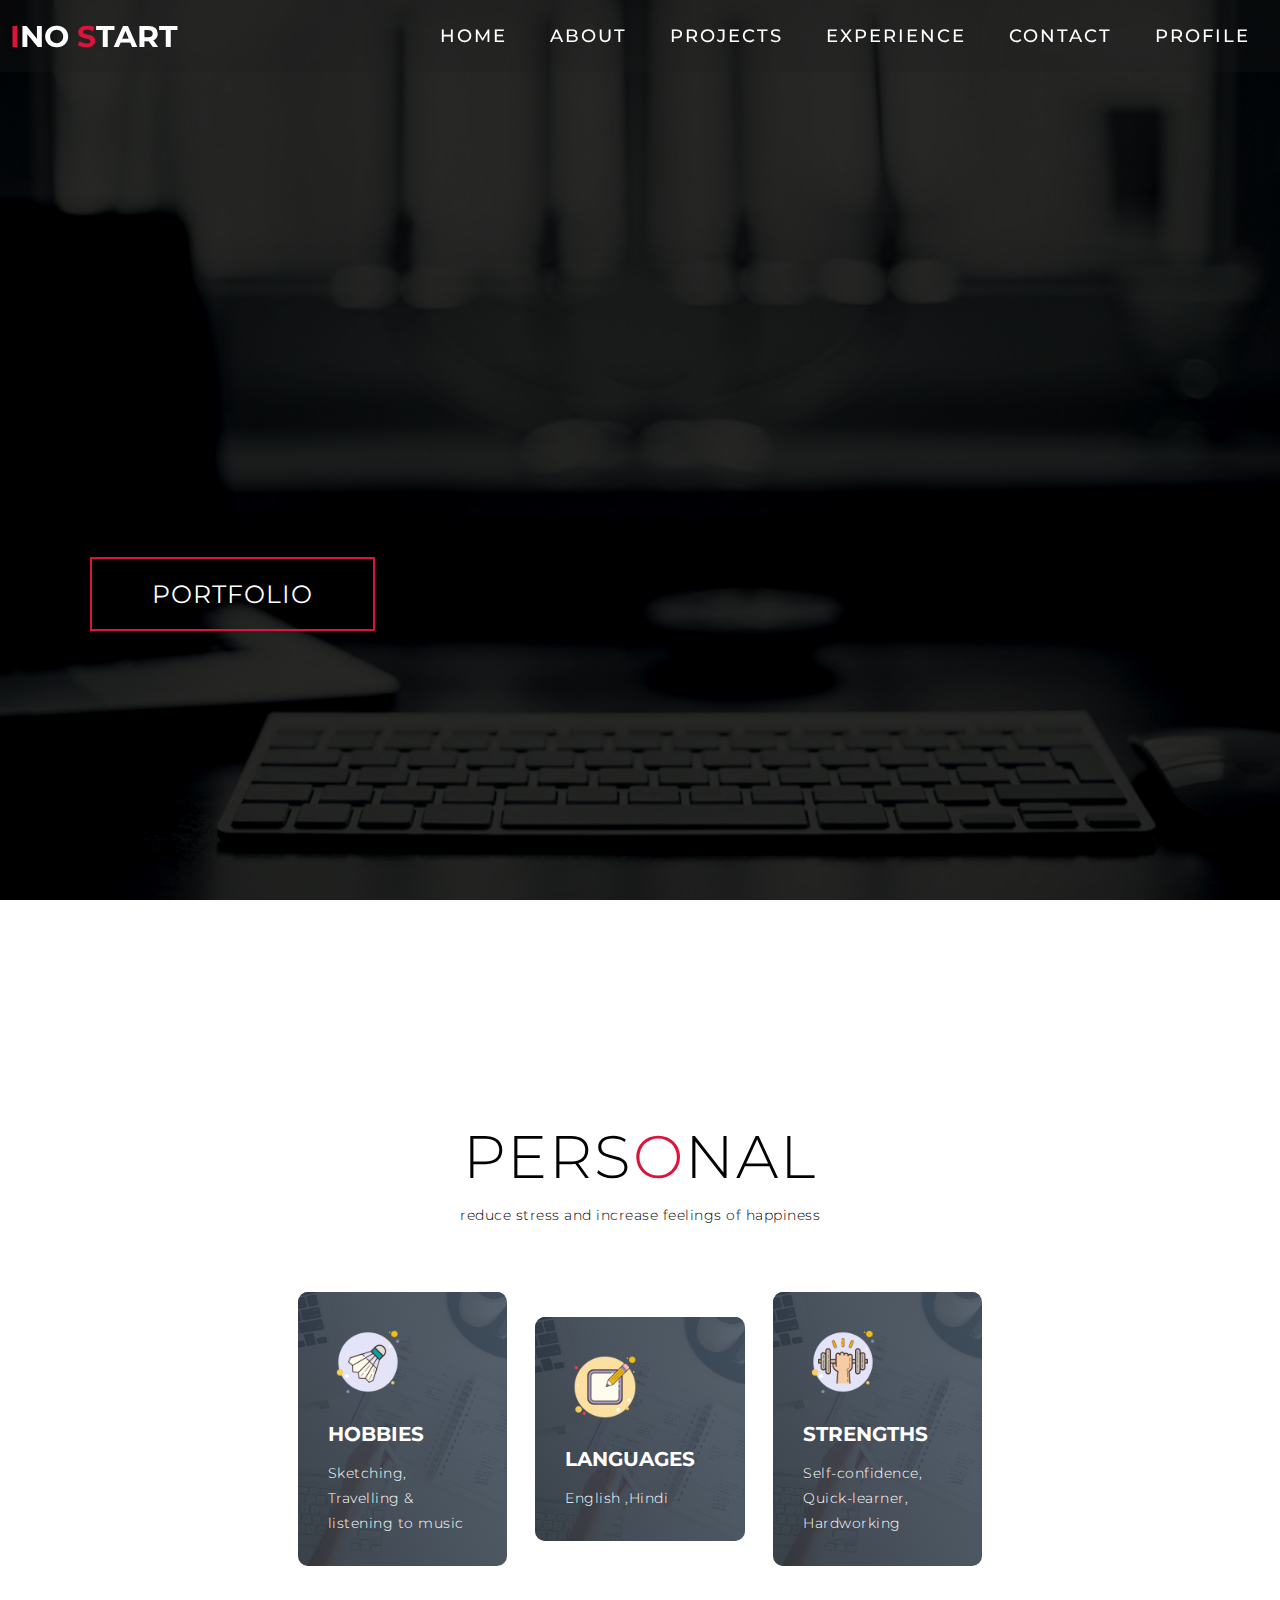
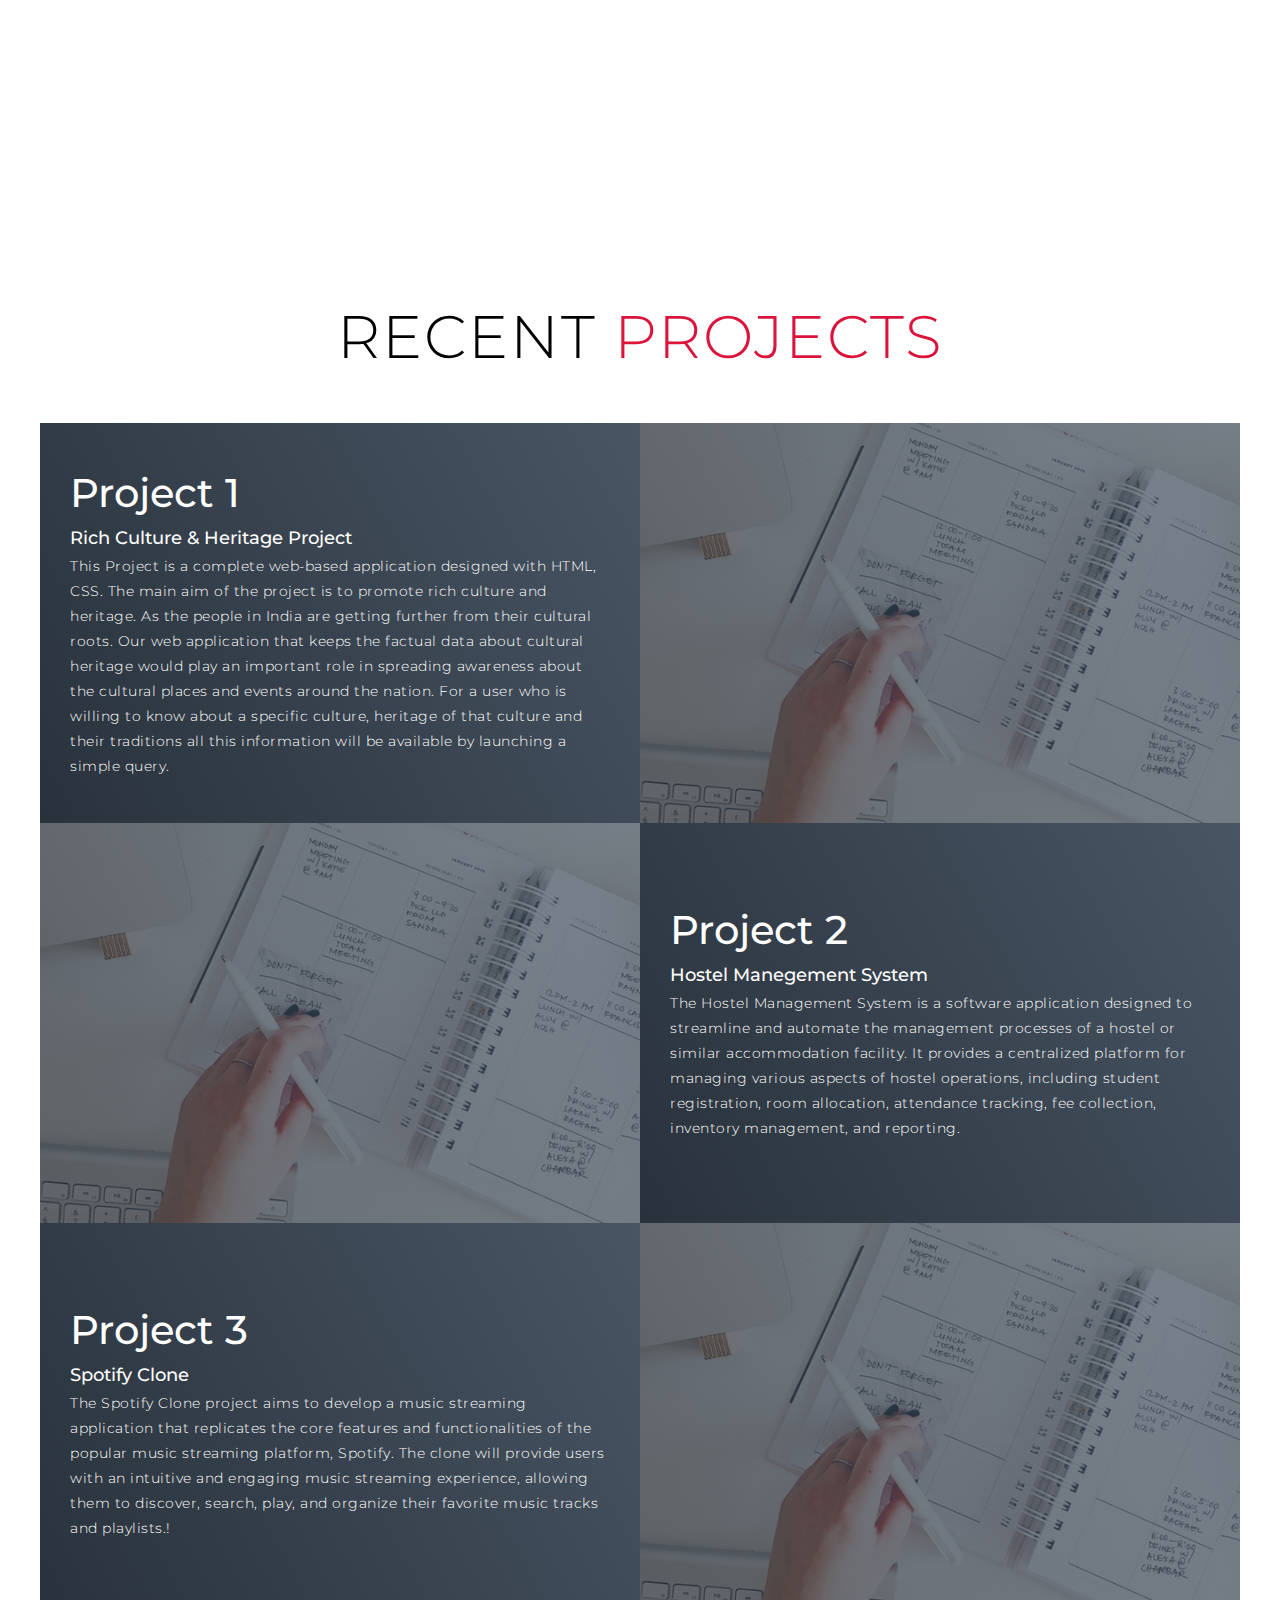
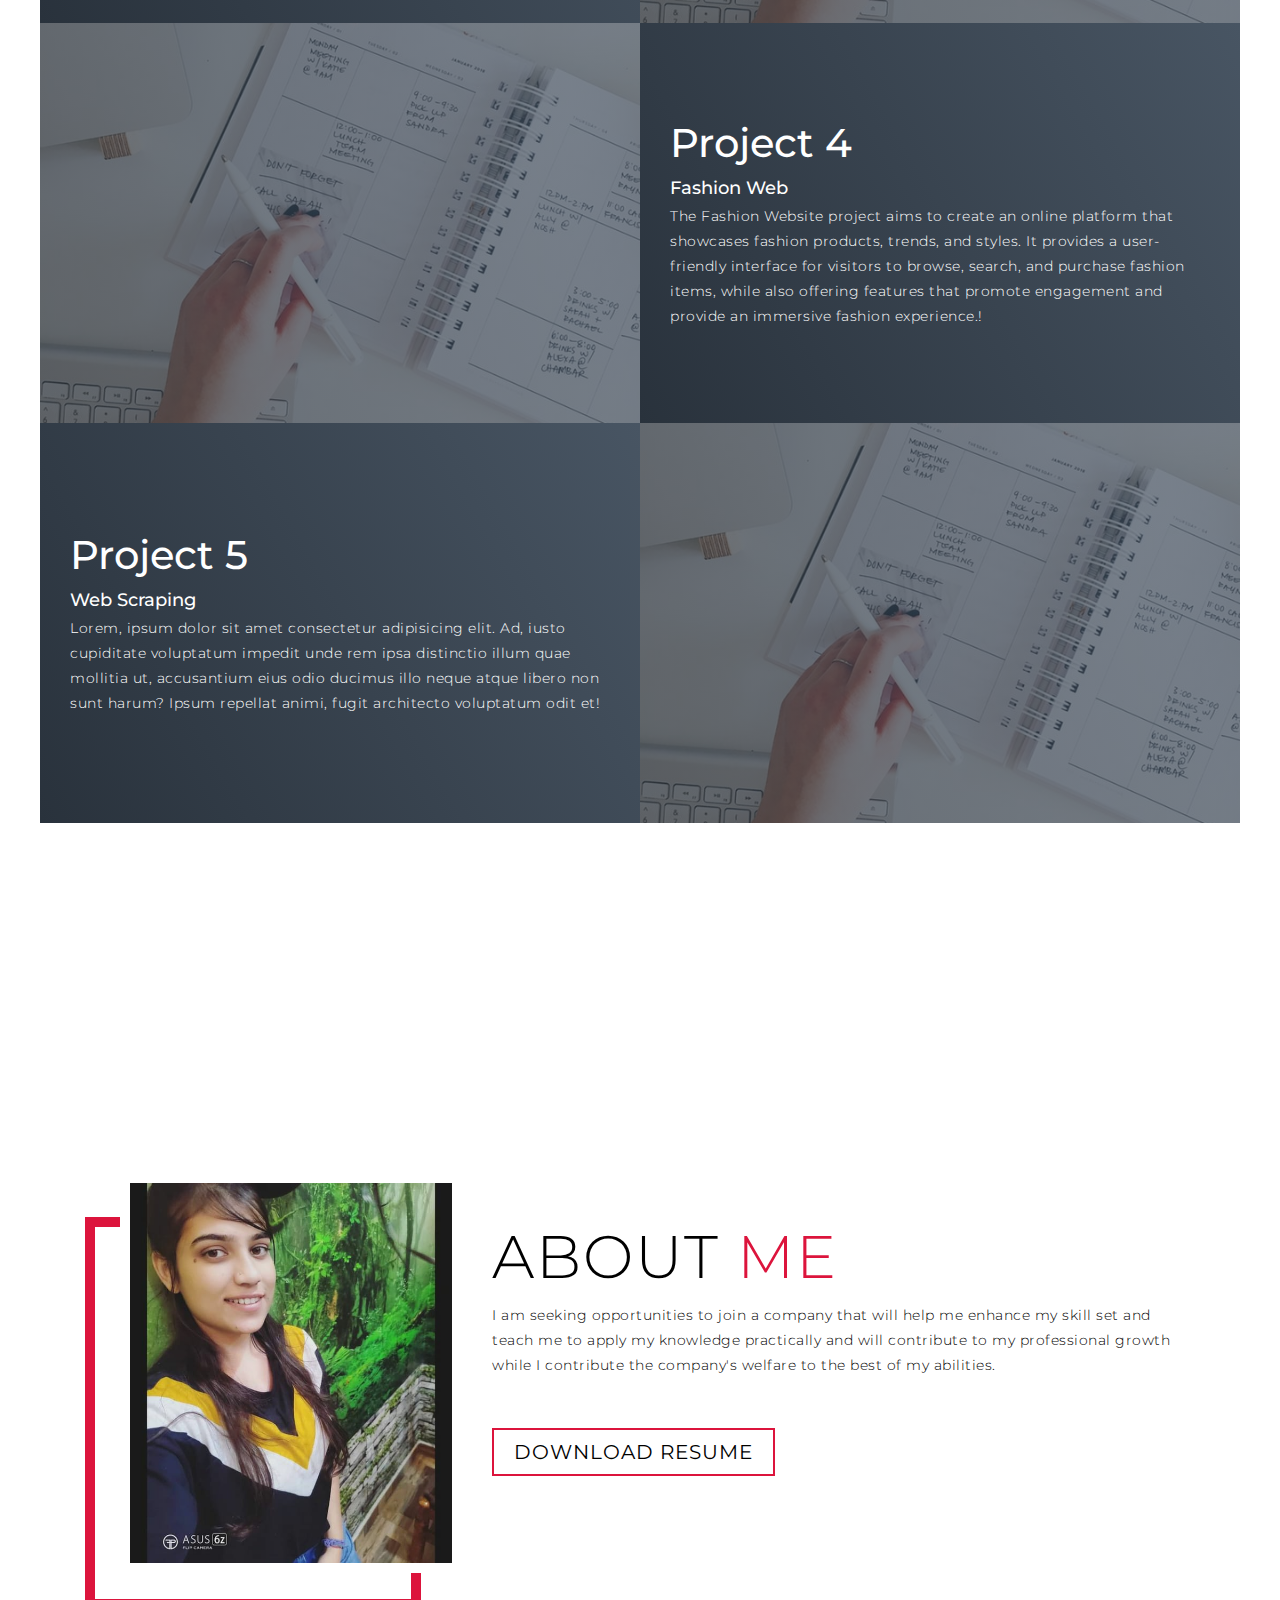
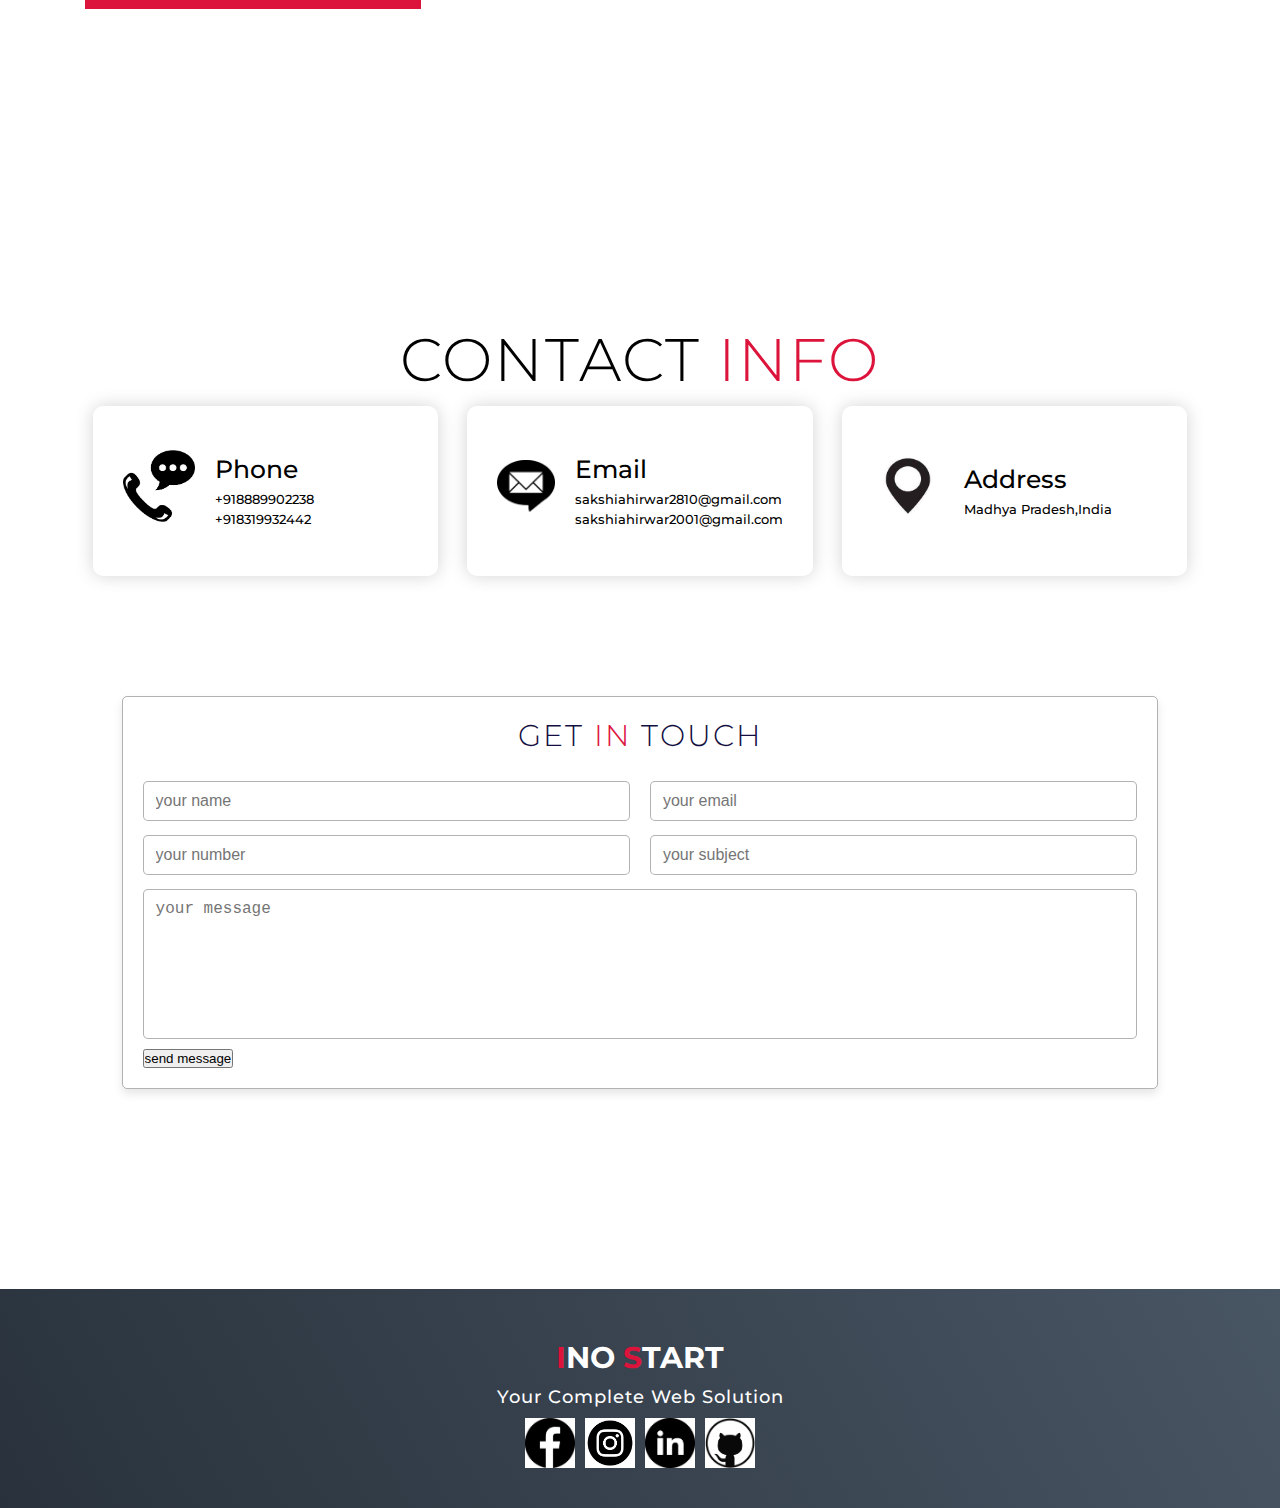
<file: index.html>
<!DOCTYPE html>
<html lang="en">

<head>
  <meta charset="UTF-8">
  <meta name="viewport" content="width=device-width, initial-scale=1.0">
  <link rel="stylesheet" href="style.css">
  <title>My Website</title>
</head>

<body>
  <!-- Header -->
  <section id="header">
    <div class="header container">
      <div class="nav-bar">
        <div class="brand">
          <a href="#hero">
            <h1><span>I</span>no <span>S</span>tart</h1>
          </a>
        </div>
        <div class="nav-list">
          <div class="hamburger">
            <div class="bar"></div>
          </div>
          <ul>
            <li><a href="#hero" data-after="Home">Home</a></li>
            <li><a href="#about" data-after="Service">About</a></li>
            <li><a href="project.html" data-after="Projects">Projects</a></li>
            <li><a href="about" data-after="About">Experience</a></li>
            <li><a href="#contact" data-after="Contact">Contact</a></li>
            <li><a href="login.html" data-after="Contact">profile</a></li>
          </ul>
        </div>
      </div>
    </div>
  </section>
  <!-- End Header -->


  <!-- Hero Section  -->
  <!-- Hero Section  -->
  <section id="hero">
    <div class="hero container">
      <div>
        <h1>Hello, <span></span></h1>
        <h1>My Name is <span></span></h1>
        <h1>Sakshi<span></span></h1>
        <a href="#projects" type="button" class="cta">Portfolio</a>
      </div>
    </div>
  </section>
  <!-- End Hero Section  -->

  <!-- Service Section -->
  <section id="services">
    <div class="services container">
      <div class="service-top">
        <h1 class="section-title">Pers<span>o</span>nal</h1>
        <p>reduce stress and increase feelings of happiness</p>
      </div>
      <div class="service-bottom">
        <div class="service-item">
          <div class="icon"><img src=sports.png /></div>
          <h2>Hobbies</h2>
          <p>Sketching, Travelling & listening to music
          </p>
        </div>
        <div class="service-item">
          <div class="icon"><img src="sketches.png"/></div>
          <h2>Languages</h2>
          <p> English
              ,Hindi</p>
        </div>
        <div class="service-item">
          <div class="icon"><img src="music.png" /></div>
          <h2>Strengths</h2>
          <p> Self-confidence, Quick-learner, Hardworking</p>
        </div>
        
    </div>
  </section>
  <!-- End Service Section -->

  <!-- Projects Section -->
  <section id="projects">
    <div class="projects container">
      <div class="projects-header">
        <h1 class="section-title">Recent <span>Projects</span></h1>
      </div>
      <div class="all-projects">
        <div class="project-item">
          <div class="project-info">
            <h1>Project 1</h1>
            <h2>Rich Culture & Heritage Project</h2>
            <p>This Project is a complete web-based application designed with HTML, CSS. The main aim of the project is to promote rich culture and heritage. As the people in India are getting further from their cultural roots. Our web application that keeps the factual data about cultural heritage would play an important role in spreading awareness about the cultural places and events around the nation. For a user who is willing to know about a specific culture, heritage of that culture and their traditions all this information will be available by launching a simple query. </p>
          </div>
          <div class="project-img">
            <img src="img-1.png" alt="img">
          </div>
        </div>
        <div class="project-item">
          <div class="project-info">
            <h1>Project 2</h1>
            <h2>Hostel Manegement System</h2>
            <p>The Hostel Management System is a software application designed to streamline and automate the management processes of a hostel or similar accommodation facility. It provides a centralized platform for managing various aspects of hostel operations, including student registration, room allocation, attendance tracking, fee collection, inventory management, and reporting.</p>
          </div>
          <div class="project-img">
            <img src="img-1.png" alt="img">
          </div>
        </div>
        <div class="project-item">
          <div class="project-info">
            <h1>Project 3</h1>
            <h2>Spotify Clone</h2>
            <p>The Spotify Clone project aims to develop a music streaming application that replicates the core features and functionalities of the popular music streaming platform, Spotify. The clone will provide users with an intuitive and engaging music streaming experience, allowing them to discover, search, play, and organize their favorite music tracks and playlists.!</p>
          </div>
          <div class="project-img">
            <img src="img-1.png" alt="img">
          </div>
        </div>
        <div class="project-item">
          <div class="project-info">
            <h1>Project 4</h1>
            <h2>Fashion Web</h2>
            <p>The Fashion Website project aims to create an online platform that showcases fashion products, trends, and styles. It provides a user-friendly interface for visitors to browse, search, and purchase fashion items, while also offering features that promote engagement and provide an immersive fashion experience.!</p>
          </div>
          <div class="project-img">
            <img src="img-1.png" alt="img">
          </div>
        </div>
        <div class="project-item">
          <div class="project-info">
            <h1>Project 5</h1>
            <h2>Web Scraping</h2>
            <p>Lorem, ipsum dolor sit amet consectetur adipisicing elit. Ad, iusto cupiditate voluptatum impedit unde
              rem ipsa distinctio illum quae mollitia ut, accusantium eius odio ducimus illo neque atque libero non sunt
              harum? Ipsum repellat animi, fugit architecto voluptatum odit et!</p>
          </div>
          <div class="project-img">
            <img src="img-1.png" alt="img">
          </div>
        </div>
      </div>
    </div>
  </section>
  <!-- End Projects Section -->


  <!-- About Section -->
  <section id="about">
    <div class="about container">
      <div class="col-left">
        <div class="about-img">
          <img src="sakshi.jpg" alt="img">
        </div>
      </div>
      <div class="col-right">
        <h1 class="section-title">About <span>me</span></h1>
        <p>I am seeking opportunities to join a company that will help me 
          enhance my skill set and teach me to apply my knowledge 
          practically and will contribute to my professional growth while 
          I contribute the company's welfare to the best of my abilities.</p>
          <a href="resume.html" type="button" class="cta">Download Resume</a>
      </div>
    </div>
  </section>
  <!-- End About Section -->

  <!-- Contact Section -->
  <section id="contact">
    <div class="contact container">
      <div>
        <h1 class="section-title">Contact <span>info</span></h1>
      </div>
      <div class="contact-items">
        <div class="contact-item">
          <div class="icon"><img src="phone.png"></div>
          <div class="contact-info">
            <h1>Phone</h1>
            <h2>+918889902238</h2>
            <h2>+918319932442</h2>
          </div>
        </div>
        <div class="contact-item">
          <div class="icon"><img src="email.png" /></div>
          <div class="contact-info">
            <h1>Email</h1>
            <h2>sakshiahirwar2810@gmail.com</h2>
            <h2>sakshiahirwar2001@gmail.com</h2>
          </div>
        </div>
        <div class="contact-item">
          <div class="icon"><img src="address.jpeg" /></div>
          <div class="contact-info">
            <h1>Address</h1>
            <h2>Madhya Pradesh,India</h2>
          </div>
        </div>
      </div>
      <section class="contact" id="contact">
      <div class="row">

        <form action="">
          <h3 class="section-title">GET <span> IN </span> TOUCH</h3>
            <div class="inputBox">
                <input type="text" placeholder="your name">
                <input type="email" placeholder="your email">
            </div>
            <div class="inputBox">
                <input type="number" placeholder="your number">
                <input type="text" placeholder="your subject">
            </div>
            <textarea placeholder="your message" cols="30" rows="10"></textarea>
            <input type="submit" value="send message" class="btn">
        </form>
  
       
  </div>
</section>
    </div>
    </div>
  </section>
  <!-- End Contact Section -->
  

  <!-- Footer -->
  <section id="footer">
    <div class="footer container">
      <div class="brand">
        <h1><span>I</span>no <span>S</span>tart</h1>
      </div>
      <h2>Your Complete Web Solution</h2>
      <div class="social-icon">
        <div class="social-item">
          <a href="https://www.facebook.com/profile.php?id=100076541330511"><img src="fb.png" /></a>
        </div>
        <div class="social-item">
          <a href="https://instagram.com/sakshi_ahi28?igshid=MzNlNGNkZWQ4Mg=="><img src="instra.png" /></a>
        </div>
       
        <div class="social-item">
          <a href="https://www.linkedin.com/in/sakshi-ahirwar-a280a4244"><img src="link.png" /></a>
        </div>
        <div class="social-item">
          <a href="https://github.com/Inostart"><img src="github.png" /></a>
        </div>
      </div>
      
    </div>
  </section>
  <!-- End Footer -->
  <script src="app.js"></script>
</body>

</html>
</file>
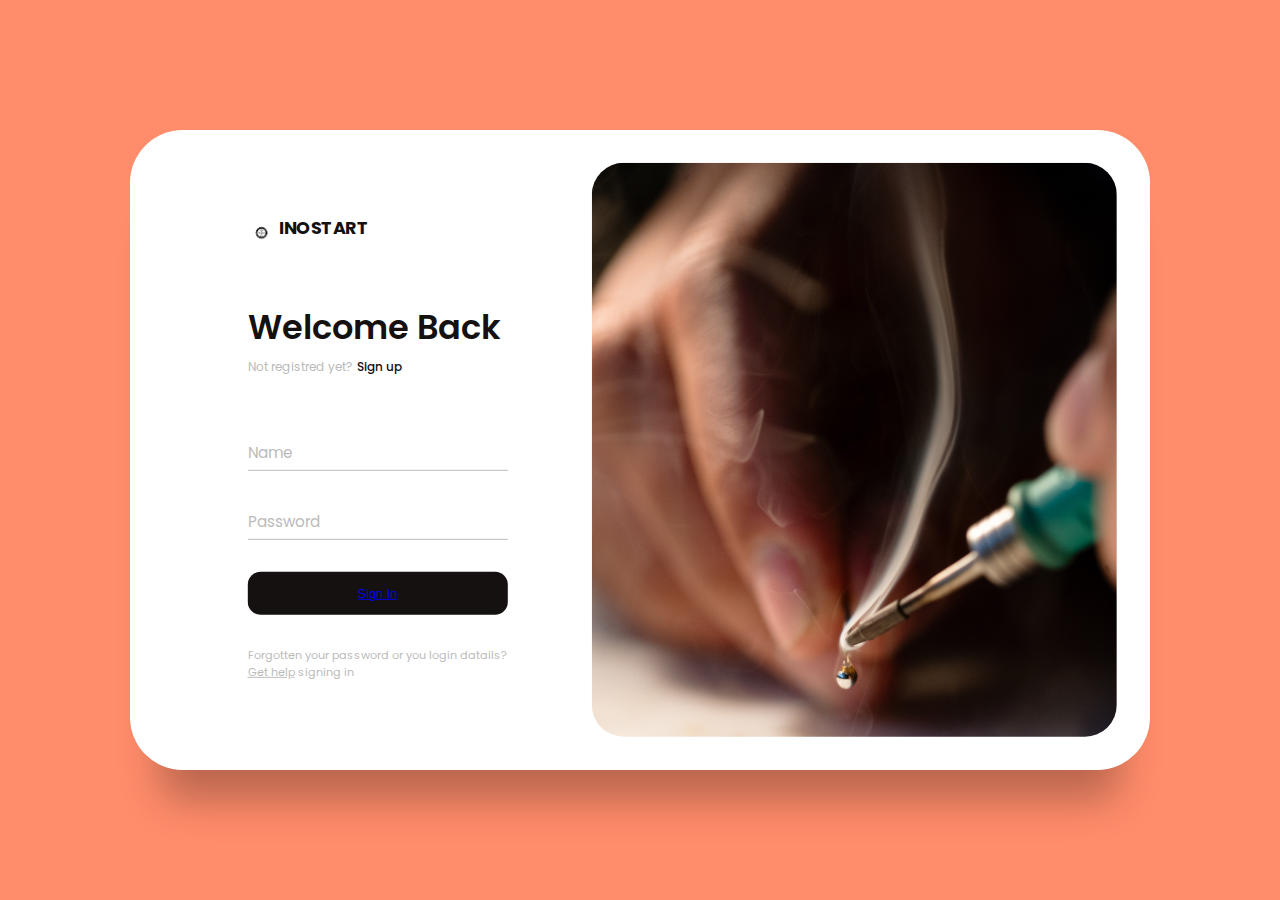
<file: login.html>
<!DOCTYPE html>
<html lang="en">
  <head>
    <meta charset="UTF-8" />
    <meta http-equiv="X-UA-Compatible" content="IE=edge" />
    <meta name="viewport" content="width=device-width, initial-scale=1.0" />
    <title>Sign in & Sign up Form</title>
    <link rel="stylesheet" href="login.css" />
  </head>
  <body>
    <main>
      <div class="box">
        <div class="inner-box">
          <div class="forms-wrap">
            <form action="lndex.html" autocomplete="off" class="sign-in-form">
              <div class="logo">
                <img src="m1.png" alt="easyclass" />
                <h4>INOSTART</h4>
              </div>

              <div class="heading">
                <h2>Welcome Back</h2>
                <h6>Not registred yet?</h6>
                <a href="#" class="toggle">Sign up</a>
              </div>

              <div class="actual-form">
                <div class="input-wrap">
                  <input
                    type="text"
                    minlength="4"
                    class="input-field"
                    autocomplete="off"
                    required
                  />
                  <label>Name</label>
                </div>

                <div class="input-wrap">
                  <input
                    type="password"
                    minlength="4"
                    class="input-field"
                    autocomplete="off"
                    required
                  />
                  <label>Password</label>
                </div>

                <button type="submit" value="Sign In" class="sign-btn"><a href="index.html">Sign In</a></button>
                <p class="text">
                  Forgotten your password or you login datails?
                  <a href="#">Get help</a> signing in
                </p>
              </div>
            </form>

            <form action="lndex.html" autocomplete="off" class="sign-up-form">
              <div class="logo">
                <img src="m1.png" alt="easyclass" />
                <h4>INOSTART</h4>
              </div>

              <div class="heading">
                <h2>Get Started</h2>
                <h6>Already have an account?</h6>
                <a href="#" class="toggle">Sign in</a>
              </div>

              <div class="actual-form">
                <div class="input-wrap">
                  <input
                    type="text"
                    minlength="4"
                    class="input-field"
                    autocomplete="off"
                    required
                  />
                  <label>Name</label>
                </div>

                <div class="input-wrap">
                  <input
                    type="email"
                    class="input-field"
                    autocomplete="off"
                    required
                  />
                  <label>Email</label>
                </div>

                <div class="input-wrap">
                  <input
                    type="password"
                    minlength="4"
                    class="input-field"
                    autocomplete="off"
                    required
                  />
                  <label>Password</label>
                </div>

                <button type="submit" value="Sign Up" class="sign-btn" ><a href="#">Sign Up</a></button>

                <p class="text">
                  By signing up, I agree to the
                  <a href="#">Terms of Services</a> and
                  <a href="#">Privacy Policy</a>
                </p>
              </div>
            </form>
          </div>

          <div class="carousel">
            <div class="images-wrapper">
              <img src="s3.jpg" class="image img-1 show" alt="" />
              <img src="s3.jpg" class="image img-2" alt="" />
              <img src="s3.jpg" class="image img-3" alt="" />
            </div>

            <div class="text-slider">
              <div class="text-wrap">
                <div class="text-group">
                  <h2>Create your own courses</h2>
                  <h2>Customize as you like</h2>
                  <h2>Invite students to your class</h2>
                </div>
              </div>

              <div class="bullets">
                <span class="active" data-value="1"></span>
                <span data-value="2"></span>
                <span data-value="3"></span>
              </div>
            </div>
          </div>
        </div>
      </div>
    </main>

    <!-- Javascript file -->

    <script src="login.js"></script>
  </body>
</html>
</file>
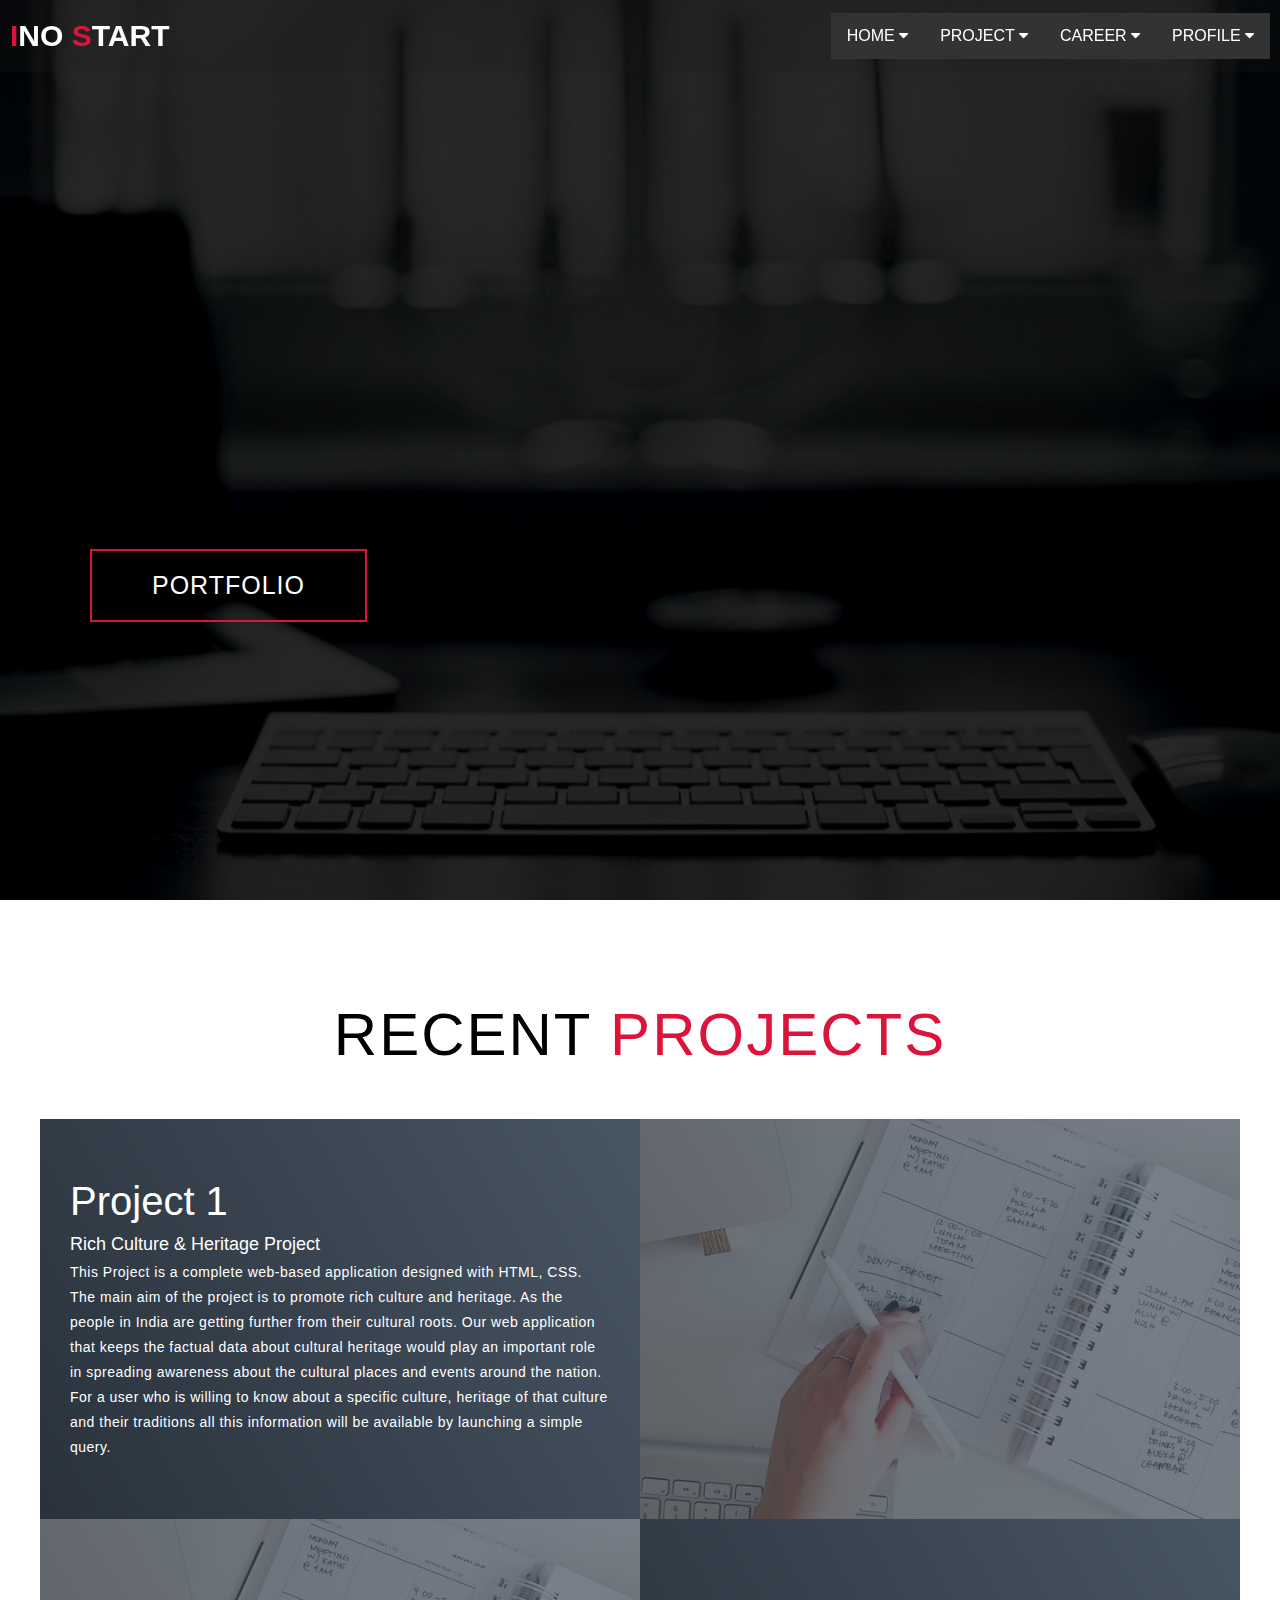
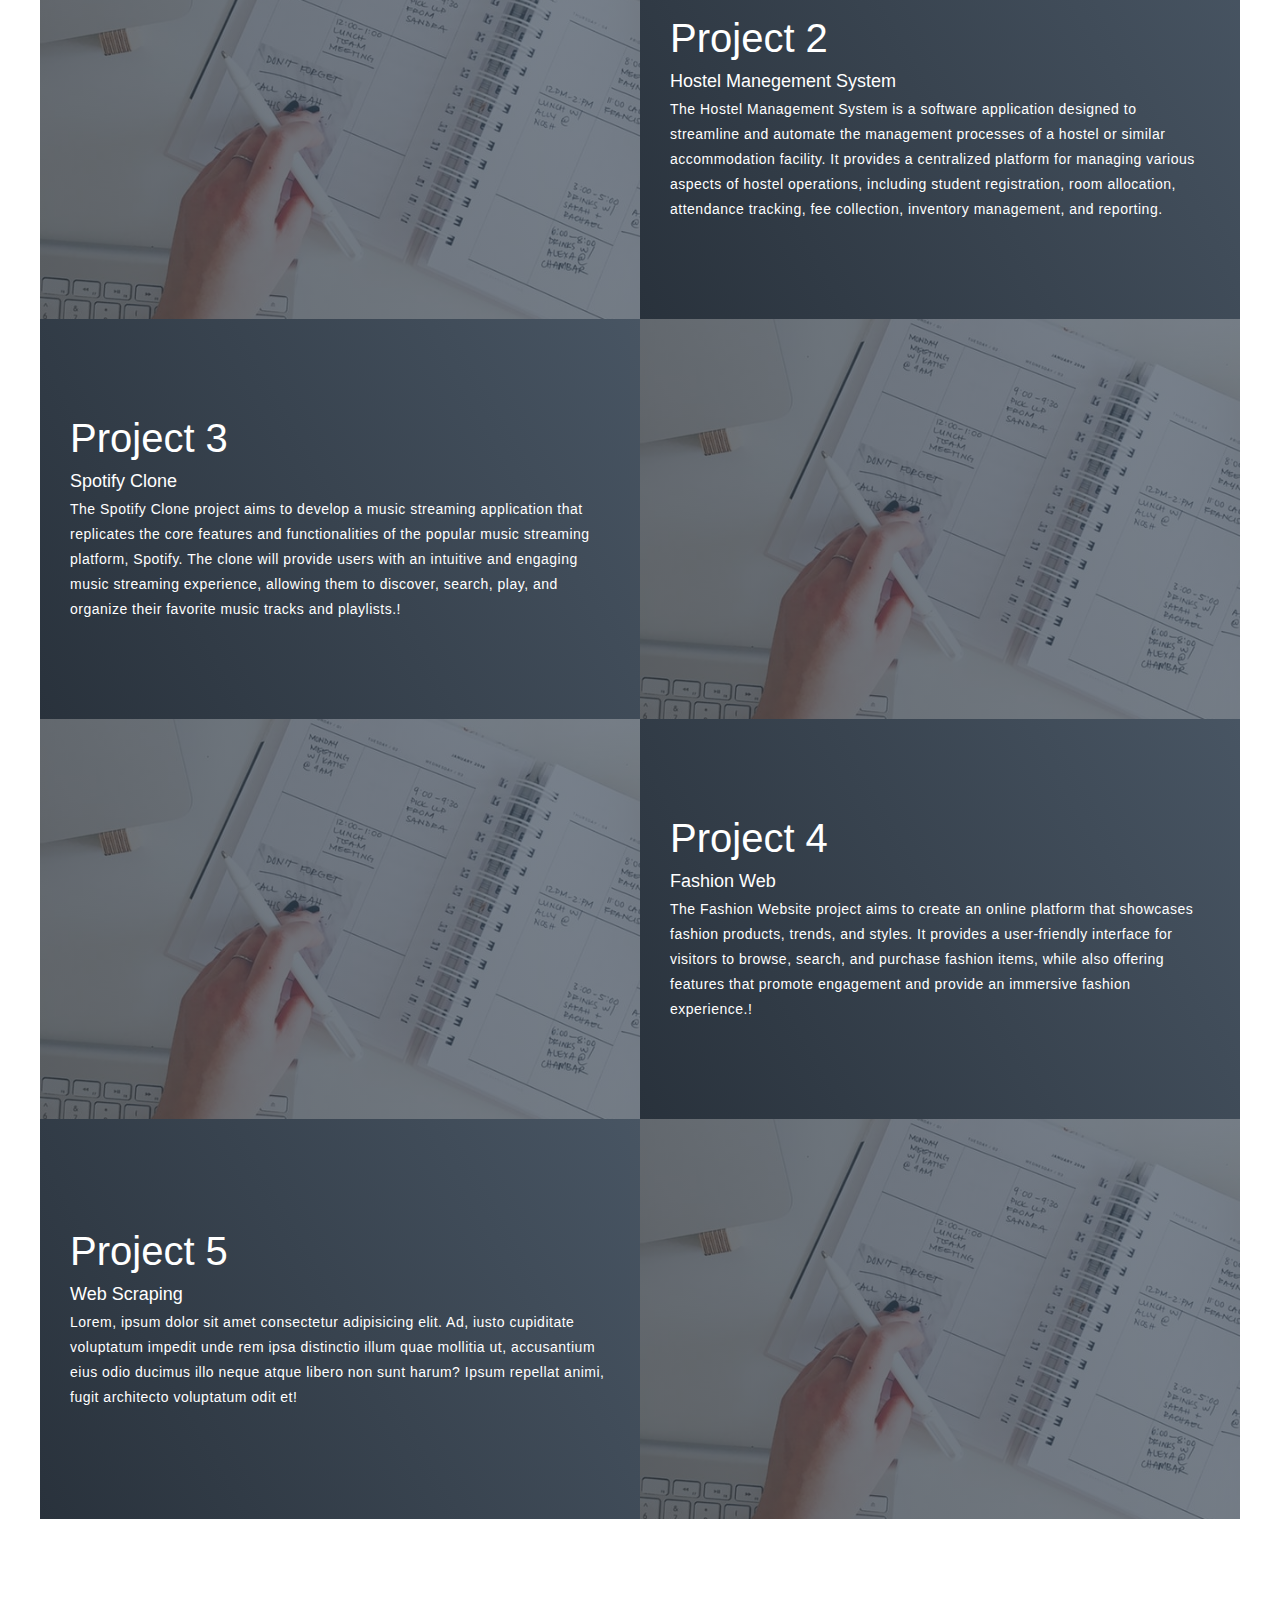
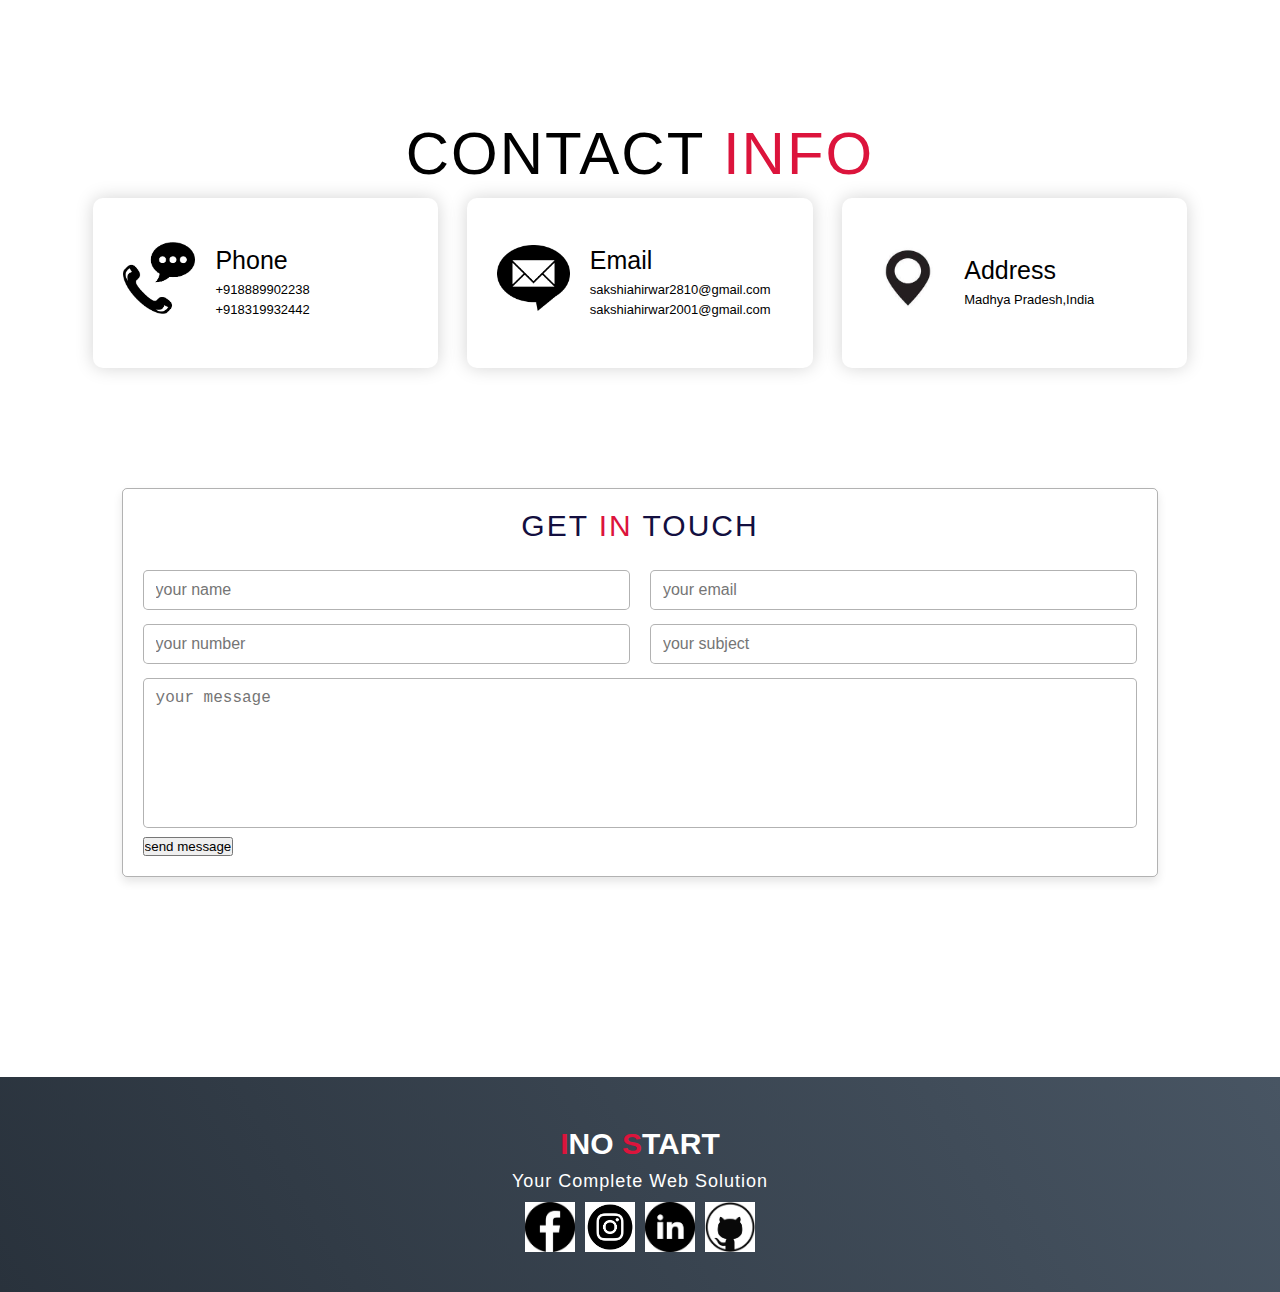
<file: project.html>
<!DOCTYPE html>
<html lang="en">

<head>
  <meta charset="UTF-8">
  <meta name="viewport" content="width=device-width, initial-scale=1.0">
  <link rel="stylesheet" href="style.css">
  <title>My Website</title>
  <meta name="viewport" content="width=device-width, initial-scale=1">
<link rel="stylesheet" href="https://cdnjs.cloudflare.com/ajax/libs/font-awesome/4.7.0/css/font-awesome.min.css">
<style>
body {
  font-family: Arial, Helvetica, sans-serif;
}

.navbar {
  overflow: hidden;
  background-color: #333;
}

.navbar a {
  float: left;
  font-size: 16px;
  color: white;
  text-align: center;
  padding: 14px 16px;
  text-decoration: none;
}

.dropdown {
  float: left;
  overflow: hidden;
}

.dropdown .dropbtn {
  font-size: 16px;  
  border: none;
  outline: none;
  color: white;
  padding: 14px 16px;
  background-color: inherit;
  font-family: inherit;
  margin: 0;
}

.navbar a:hover, .dropdown:hover .dropbtn {
  background-color: red;
}

.dropdown-content {
  display: none;
  position: absolute;
  background-color: #f9f9f9;
  min-width: 160px;
  box-shadow: 0px 8px 16px 0px rgba(0,0,0,0.2);
  z-index: 1;
}

.dropdown-content a {
  float: none;
  color: black;
  padding: 12px 12px;
  text-decoration: none;
  display: block;
  text-align: left;
}

.dropdown-content a:hover {
  background-color: #ddd;
}

.dropdown:hover .dropdown-content {
  display: block;
}
</style>
</head>
<body style="background-color:white;">

  <!-- Header -->
  <section id="header">
    <div class="header container">
      <div class="nav-bar">
        <div class="brand">
          <a href="index.html">
            <h1><span>I</span>no <span>S</span>tart</h1>
          </a>
        </div>
        
        <div class="nav-list">
          <div class="hamburger">
            <div class="bar"></div>
          </div>
          
          <div class="navbar">
            
            
            <div class="dropdown">
              <button class="dropbtn">HOME
                <i class="fa fa-caret-down"></i>
              </button>
              <div class="dropdown-content">
                <a href="index.html">home</a>
                <a href="#">Link 2</a>
                <a href="#">Link 3</a>
              </div>
            </div> 
            <div class="dropdown">
              <button class="dropbtn">PROJECT 
                <i class="fa fa-caret-down"></i>
              </button>
              <div class="dropdown-content">
                <a href="https://keru-tim01.github.io/fashion-website-project/index.html#">Fashion-project</a>
                <a href="#">Rich culture and heritage project</a>
                <a href="https://inostart.github.io/manegement-projectBD/">Management projectBD</a>
                <a href="#">Personal Portfolio</a>
                <a href="#">hostel manegement system</a>
              </div>
            </div> 
            <div class="dropdown">
              <button class="dropbtn">CAREER 
                <i class="fa fa-caret-down"></i>
              </button>
              <div class="dropdown-content">
                <a href="#">jobs</a>
                
              </div>
            </div> 
            <div class="dropdown">
              <button class="dropbtn">PROFILE 
                <i class="fa fa-caret-down"></i>
              </button>
              <div class="dropdown-content">
                <a href="resume.html">About me</a>
                
              </div>
            </div> 
          </ul>
        </div>
      </div>
    </div>
  </section>
  <!-- End Header -->


  <!-- Hero Section  -->
  <!-- Hero Section  -->
  <section id="hero">
    <div class="hero container">
      <div>
        <h1>Hello, <span></span></h1>
        <h1>My Name is <span></span></h1>
        <h1>Sakshi<span></span></h1>
        <a href="#projects" type="button" class="cta">Portfolio</a>
      </div>
    </div>
  </section>
  <!-- End Hero Section  -->

  

  <!-- Projects Section -->
  <section id="projects">
    <div class="projects container">
      <div class="projects-header">
        <h1 class="section-title">Recent <span>Projects</span></h1>
      </div>
      <div class="all-projects">
        <div class="project-item">
          <div class="project-info">
            <h1>Project 1</h1>
            <h2>Rich Culture & Heritage Project</h2>
            <p>This Project is a complete web-based application designed with HTML, CSS. The main aim of the project is to promote rich culture and heritage. As the people in India are getting further from their cultural roots. Our web application that keeps the factual data about cultural heritage would play an important role in spreading awareness about the cultural places and events around the nation. For a user who is willing to know about a specific culture, heritage of that culture and their traditions all this information will be available by launching a simple query. </p>
          </div>
          <div class="project-img">
            <img src="img-1.png" alt="img">
          </div>
        </div>
        <div class="project-item">
          <div class="project-info">
            <h1>Project 2</h1>
            <h2>Hostel Manegement System</h2>
            <p>The Hostel Management System is a software application designed to streamline and automate the management processes of a hostel or similar accommodation facility. It provides a centralized platform for managing various aspects of hostel operations, including student registration, room allocation, attendance tracking, fee collection, inventory management, and reporting.</p>
          </div>
          <div class="project-img">
            <img src="img-1.png" alt="img">
          </div>
        </div>
        <div class="project-item">
          <div class="project-info">
            <h1>Project 3</h1>
            <h2>Spotify Clone</h2>
            <p>The Spotify Clone project aims to develop a music streaming application that replicates the core features and functionalities of the popular music streaming platform, Spotify. The clone will provide users with an intuitive and engaging music streaming experience, allowing them to discover, search, play, and organize their favorite music tracks and playlists.!</p>
          </div>
          <div class="project-img">
            <img src="img-1.png" alt="img">
          </div>
        </div>
        <div class="project-item">
          <div class="project-info">
            <h1>Project 4</h1>
            <h2>Fashion Web</h2>
            <p>The Fashion Website project aims to create an online platform that showcases fashion products, trends, and styles. It provides a user-friendly interface for visitors to browse, search, and purchase fashion items, while also offering features that promote engagement and provide an immersive fashion experience.!</p>
          </div>
          <div class="project-img">
            <img src="img-1.png" alt="img">
          </div>
        </div>
        <div class="project-item">
          <div class="project-info">
            <h1>Project 5</h1>
            <h2>Web Scraping</h2>
            <p>Lorem, ipsum dolor sit amet consectetur adipisicing elit. Ad, iusto cupiditate voluptatum impedit unde
              rem ipsa distinctio illum quae mollitia ut, accusantium eius odio ducimus illo neque atque libero non sunt
              harum? Ipsum repellat animi, fugit architecto voluptatum odit et!</p>
          </div>
          <div class="project-img">
            <img src="img-1.png" alt="img">
          </div>
        </div>
      </div>
    </div>
  </section>
  <!-- End Projects Section -->


  <!-- Contact Section -->
  <section id="contact">
    <div class="contact container">
      <div>
        <h1 class="section-title">Contact <span>info</span></h1>
      </div>
      <div class="contact-items">
        <div class="contact-item">
          <div class="icon"><img src="phone.png"></div>
          <div class="contact-info">
            <h1>Phone</h1>
            <h2>+918889902238</h2>
            <h2>+918319932442</h2>
          </div>
        </div>
        <div class="contact-item">
          <div class="icon"><img src="email.png" /></div>
          <div class="contact-info">
            <h1>Email</h1>
            <h2>sakshiahirwar2810@gmail.com</h2>
            <h2>sakshiahirwar2001@gmail.com</h2>
          </div>
        </div>
        <div class="contact-item">
          <div class="icon"><img src="address.jpeg" /></div>
          <div class="contact-info">
            <h1>Address</h1>
            <h2>Madhya Pradesh,India</h2>
          </div>
        </div>
      </div>
      <section class="contact" id="contact">
      <div class="row">

        <form action="">
          <h3 class="section-title">GET <span> IN </span> TOUCH</h3>
            <div class="inputBox">
                <input type="text" placeholder="your name">
                <input type="email" placeholder="your email">
            </div>
            <div class="inputBox">
                <input type="number" placeholder="your number">
                <input type="text" placeholder="your subject">
            </div>
            <textarea placeholder="your message" cols="30" rows="10"></textarea>
            <input type="submit" value="send message" class="btn">
        </form>
  
       
  </div>
</section>
    </div>
    </div>
  </section>
  <!-- End Contact Section -->
  

  <section id="footer">
    <div class="footer container">
      <div class="brand">
        <h1><span>I</span>no <span>S</span>tart</h1>
      </div>
      <h2>Your Complete Web Solution</h2>
      <div class="social-icon">
        <div class="social-item">
          <a href="https://www.facebook.com/profile.php?id=100076541330511"><img src="fb.png" /></a>
        </div>
        <div class="social-item">
          <a href="https://instagram.com/sakshi_ahi28?igshid=MzNlNGNkZWQ4Mg=="><img src="instra.png" /></a>
        </div>
       
        <div class="social-item">
          <a href="https://www.linkedin.com/in/sakshi-ahirwar-a280a4244"><img src="link.png" /></a>
        </div>
        <div class="social-item">
          <a href="https://github.com/Inostart"><img src="github.png" /></a>
        </div>
      </div>
      
    </div>
  </section>
  <!-- End Footer -->
  <script src="./app.js"></script>
  <script>
    /* When the user clicks on the button, 
    toggle between hiding and showing the dropdown content */
    function myFunction() {
      document.getElementById("myDropdown").classList.toggle("show");
    }
    
    // Close the dropdown if the user clicks outside of it
    window.onclick = function(event) {
      if (!event.target.matches('.dropbtn')) {
        var dropdowns = document.getElementsByClassName("dropdown-content");
        var i;
        for (i = 0; i < dropdowns.length; i++) {
          var openDropdown = dropdowns[i];
          if (openDropdown.classList.contains('show')) {
            openDropdown.classList.remove('show');
          }
        }
      }
    }
    </script>
    
</body>

</html>
</file>
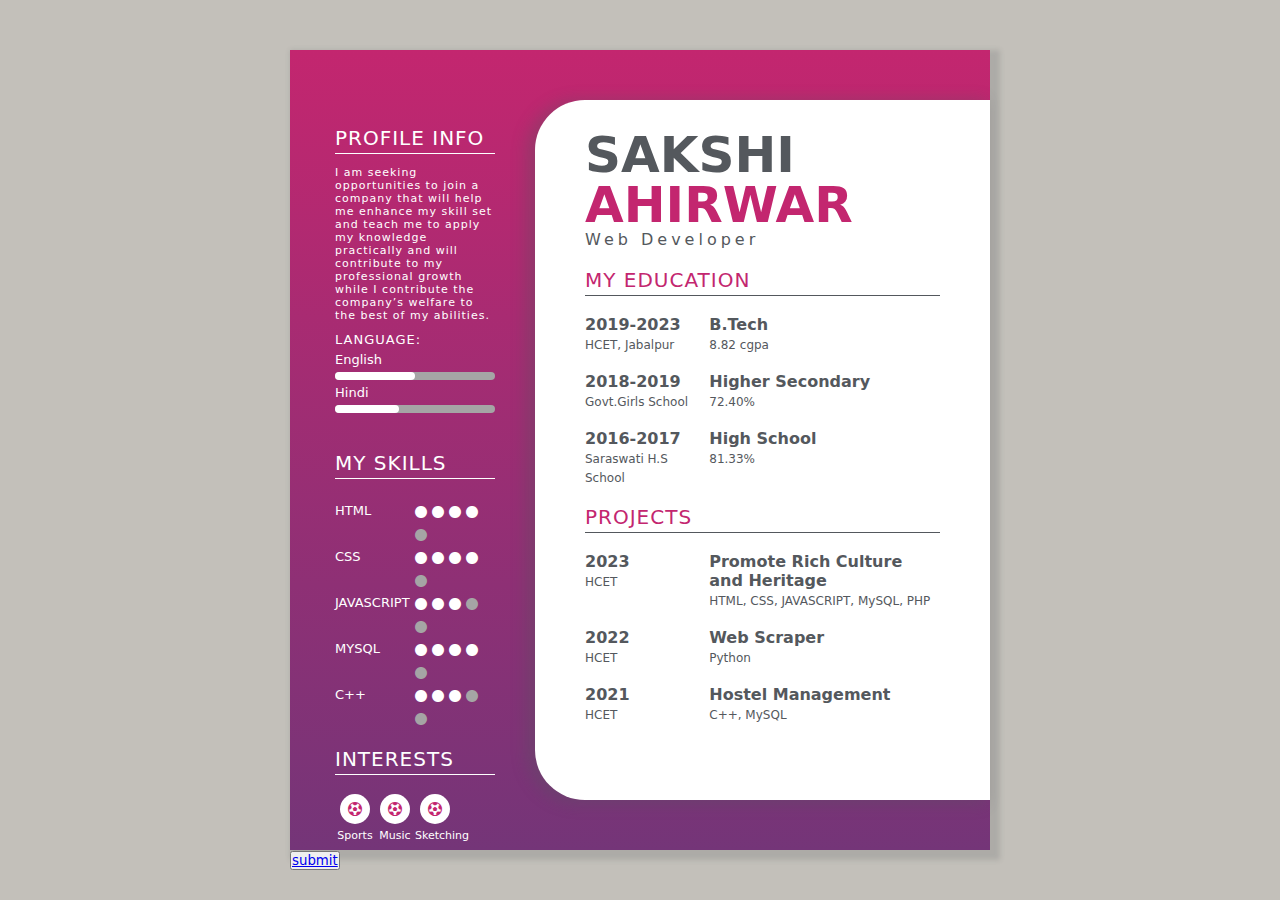
<file: resume.html>
<!DOCTYPE html>
<html>
<head>
	<meta charset="utf-8">
	<meta name="viewport" content="width=device-width, initial-scale=1">
	<title></title>
	<link rel="stylesheet" type="text/css" href="D:\projects\one-page-website-html-css-project-master\one-page-website-html-css-project-master\resume .css">
	<link rel="stylesheet" href="https://cdnjs.cloudflare.com/ajax/libs/font-awesome/4.7.0/css/font-awesome.min.css">
	<link rel="stylesheet" href="resume .css">
</head>
<body>

<div class="resume-main">
	<div class="left-box">
		<br><br><br><br>
		<div class="content-box">
		<h2>Profile Info</h2>
		<hr class="hr1">
		<p class="p1">I am seeking opportunities to join a company that will help me 
			enhance my skill set and teach me to apply my knowledge 
			practically and will contribute to my professional growth while 
			I contribute the company’s welfare to the best of my abilities. </p>

		<h3>Language:</h3>
		<p class="p2">English</p>
		<div id="progress"></div>
		<p class="p2">Hindi</p>
		<div id="progress1"></div>

		<br><br>
		<h2>My Skills</h2>
		<hr class="hr1">
		<br>
		<div class="col-div-6"><p class="p2">HTML</p></div>
		<div class="col-div-6">
			<i class="fa fa-circle circle"></i>
			<i class="fa fa-circle circle"></i>
			<i class="fa fa-circle circle"></i>
			<i class="fa fa-circle circle"></i>
			<i class="fa fa-circle circle1"></i>
		</div>
			<div class="clearfix"></div>
		<div class="col-div-6"><p class="p2">CSS</p></div>
		<div class="col-div-6">
			<i class="fa fa-circle circle"></i>
			<i class="fa fa-circle circle"></i>
			<i class="fa fa-circle circle"></i>
			<i class="fa fa-circle circle"></i>
			<i class="fa fa-circle circle1"></i>
		</div>
			<div class="clearfix"></div>
		<div class="col-div-6"><p class="p2">JAVASCRIPT</p></div>
		<div class="col-div-6">
			<i class="fa fa-circle circle"></i>
			<i class="fa fa-circle circle"></i>
			<i class="fa fa-circle circle"></i>
			<i class="fa fa-circle circle1"></i>
			<i class="fa fa-circle circle1"></i>
		</div>
			<div class="clearfix"></div>
		<div class="col-div-6"><p class="p2">MYSQL</p></div>
		<div class="col-div-6">
			<i class="fa fa-circle circle"></i>
			<i class="fa fa-circle circle"></i>
			<i class="fa fa-circle circle"></i>
			<i class="fa fa-circle circle"></i>
			<i class="fa fa-circle circle1"></i>
		</div>
		<div class="clearfix"></div>
		<div class="col-div-6"><p class="p2">C++</p></div>
		<div class="col-div-6">
			<i class="fa fa-circle circle"></i>
			<i class="fa fa-circle circle"></i>
			<i class="fa fa-circle circle"></i>
			<i class="fa fa-circle circle1"></i>
			<i class="fa fa-circle circle1"></i>
		</div>


			<div class="clearfix"></div>
			<br>
			<h2>interests</h2>
			<hr class="hr1">
			<br>
			<div class="col-div-3 col3">
				<i class="fa fa-futbol-o in"></i>
				<span class="inp">Sports</span>
			</div>
			<div class="col-div-3 col3">
				<i class="fa fa-futbol-o in"></i>
				<span class="inp">Music</span>
			</div>
			<div class="col-div-3 col3">
				<i class="fa fa-futbol-o in"></i>
				<span class="inp">Sketching</span>
			</div>
			
		</div>

	</div>

	<div class="right-box">
		<h1>
			Sakshi<br>
			<span>Ahirwar</span>
		</h1>
		<p class="p3">Web Developer</p>

		<br>	
		<h2 class="heading">My Education</h2>
		<hr class="hr2">
		<br>
		<div class="col-div-4">
			<p class="p5">2019-2023</p>
			<span class="span1">HCET, Jabalpur</span>
		</div>
		<div class="col-div-8">
			<p class="p5">B.Tech</p>
			<span class="span1">8.82 cgpa</span>
		</div>
		<div class="clearfix"></div>
		<br>
		<div class="col-div-4">
			<p class="p5">2018-2019</p>
			<span class="span1">Govt.Girls School</span>
		</div>
		<div class="col-div-8">
			<p class="p5">Higher Secondary</p>
			<span class="span1">72.40%</span>
		</div>
		<div class="clearfix"></div>
		<br>
		<div class="col-div-4">
			<p class="p5">2016-2017</p>
			<span class="span1">Saraswati H.S School</span>
		</div>
		<div class="col-div-8">
			<p class="p5">High School</p>
			<span class="span1">81.33%</span>
		</div>
		<div class="clearfix"></div>

		<br>	
		<h2 class="heading">Projects</h2>
		<hr class="hr2">
		<br>
		<div class="col-div-4">
			<p class="p5">2023</p>
			<span class="span1">HCET</span>
		</div>
		<div class="col-div-8">
			<p class="p5">Promote Rich Culture and Heritage</p>
			<span class="span1">HTML, CSS, JAVASCRIPT, MySQL, PHP</span>
		</div>
		<div class="clearfix"></div>
		<br>
		<div class="col-div-4">
			<p class="p5">2022</p>
			<span class="span1">HCET</span>
		</div>
		<div class="col-div-8">
			<p class="p5">Web Scraper</p>
			<span class="span1">Python </span>
		</div>
		<div class="clearfix"></div>
		<br>
		<div class="col-div-4">
			<p class="p5">2021</p>
			<span class="span1">HCET</span>
		</div>
		<div class="col-div-8">
			<p class="p5">Hostel Management</p>
			<span class="span1">C++, MySQL </span>
		</div>
		<div class="clearfix"></div>
		<br>
		

</div>
<button><a href="index.html">submit</a></button>
</body>
</html>
</file>
<file: style.css>
@import 'https://fonts.googleapis.com/css?family=Montserrat:300, 400, 700&display=swap';
* {
	padding: 0;
	margin: 0;
	box-sizing: border-box;
}
html {
	font-size: 10px;
	font-family: 'Montserrat', sans-serif;
	scroll-behavior: smooth;
}
a {
	text-decoration: none;
}
.container {
	min-height: 100vh;
	width: 100%;
	display: flex;
	align-items: center;
	justify-content: center;
}
img {
	height: 100%;
	width: 100%;
	object-fit: cover;
}
p {
	color: black;
	font-size: 1.4rem;
	margin-top: 5px;
	line-height: 2.5rem;
	font-weight: 300;
	letter-spacing: 0.05rem;
}
.section-title {
	font-size: 4rem;
	font-weight: 300;
	color: black;
	margin-bottom: 10px;
	text-transform: uppercase;
	letter-spacing: 0.2rem;
	text-align: center;
}
.section-title span {
	color: crimson;
}

.cta {
	display: inline-block;
	padding: 10px 30px;
	color: white;
	background-color: transparent;
	border: 2px solid crimson;
	font-size: 2rem;
	text-transform: uppercase;
	letter-spacing: 0.1rem;
	margin-top: 30px;
	transition: 0.3s ease;
	transition-property: background-color, color;
}
.cta:hover {
	color: white;
	background-color: crimson;
}
.brand h1 {
	font-size: 3rem;
	text-transform: uppercase;
	color: white;
}
.brand h1 span {
	color: crimson;
}

    
    
/* Header section */
#header {
	position: fixed;
	z-index: 1000;
	left: 0;
	top: 0;
	width: 100vw;
	height: auto;
}
#header .header {
	min-height: 8vh;
	background-color: rgba(31, 30, 30, 0.24);
	transition: 0.3s ease background-color;
}
#header .nav-bar {
	display: flex;
	align-items: center;
	justify-content: space-between;
	width: 100%;
	height: 100%;
	max-width: 1300px;
	padding: 0 10px;
}
#header .nav-list ul {
	list-style: none;
	position: absolute;
	background-color: rgb(31, 30, 30);
	width: 100vw;
	height: 100vh;
	left: 100%;
	top: 0;
	display: flex;
	flex-direction: column;
	justify-content: center;
	align-items: center;
	z-index: 1;
	overflow-x: hidden;
	transition: 0.5s ease left;
}
#header .nav-list ul.active {
	left: 0%;
}
#header .nav-list ul a {
	font-size: 2.5rem;
	font-weight: 500;
	letter-spacing: 0.2rem;
	text-decoration: none;
	color: white;
	text-transform: uppercase;
	padding: 20px;
	display: block;
}
#header .nav-list ul a::after {
	content: attr(data-after);
	position: absolute;
	top: 50%;
	left: 50%;
	transform: translate(-50%, -50%) scale(0);
	color: rgba(240, 248, 255, 0.021);
	font-size: 13rem;
	letter-spacing: 50px;
	z-index: -1;
	transition: 0.3s ease letter-spacing;
}
#header .nav-list ul li:hover a::after {
	transform: translate(-50%, -50%) scale(1);
	letter-spacing: initial;
}
#header .nav-list ul li:hover a {
	color: crimson;
}
#header .hamburger {
	height: 60px;
	width: 60px;
	display: inline-block;
	border: 3px solid white;
	border-radius: 50%;
	position: relative;
	display: flex;
	align-items: center;
	justify-content: center;
	z-index: 100;
	cursor: pointer;
	transform: scale(0.8);
	margin-right: 20px;
}
#header .hamburger:after {
	position: absolute;
	content: '';
	height: 100%;
	width: 100%;
	border-radius: 50%;
	border: 3px solid white;
	animation: hamburger_puls 1s ease infinite;
}
#header .hamburger .bar {
	height: 2px;
	width: 30px;
	position: relative;
	background-color: white;
	z-index: -1;
}
#header .hamburger .bar::after,
#header .hamburger .bar::before {
	content: '';
	position: absolute;
	height: 100%;
	width: 100%;
	left: 0;
	background-color: white;
	transition: 0.3s ease;
	transition-property: top, bottom;
}
#header .hamburger .bar::after {
	top: 8px;
}
#header .hamburger .bar::before {
	bottom: 8px;
}
#header .hamburger.active .bar::before {
	bottom: 0;
}
#header .hamburger.active .bar::after {
	top: 0;
}
/* End Header section */

/* Hero Section */
#hero {
	background-image: url(hero-bg.png);
	background-size: cover;
	background-position: top center;
	position: relative;
	z-index: 1;
}
#hero::after {
	content: '';
	position: absolute;
	left: 0;
	top: 0;
	height: 100%;
	width: 100%;
	background-color: black;
	opacity: 0.7;
	z-index: -1;
}
#hero .hero {
	max-width: 1200px;
	margin: 0 auto;
	padding: 0 50px;
	justify-content: flex-start;
}
#hero h1 {
	display: block;
	width: fit-content;
	font-size: 4rem;
	position: relative;
	color: transparent;
	animation: text_reveal 0.5s ease forwards;
	animation-delay: 1s;
}
#hero h1:nth-child(1) {
	animation-delay: 1s;
}
#hero h1:nth-child(2) {
	animation-delay: 2s;
}
#hero h1:nth-child(3) {
	animation: text_reveal_name 0.5s ease forwards;
	animation-delay: 3s;
}
#hero h1 span {
	position: absolute;
	top: 0;
	left: 0;
	height: 100%;
	width: 0;
	background-color: crimson;
	animation: text_reveal_box 1s ease;
	animation-delay: 0.5s;
}
#hero h1:nth-child(1) span {
	animation-delay: 0.5s;
}
#hero h1:nth-child(2) span {
	animation-delay: 1.5s;
}
#hero h1:nth-child(3) span {
	animation-delay: 2.5s;
}

/* End Hero Section */

/* Services Section */
#services .services {
	flex-direction: column;
	text-align: center;
	max-width: 1500px;
	margin: 0 auto;
	padding: 100px 0;
}
#services .service-top {
	max-width: 500px;
	margin: 0 auto;
}
#services .service-bottom {
	display: flex;
	align-items: center;
	justify-content: center;
	flex-wrap: wrap;
	margin-top: 50px;
}
#services .service-item {
	flex-basis: 80%;
	display: flex;
	align-items: flex-start;
	justify-content: center;
	flex-direction: column;
	padding: 30px;
	border-radius: 10px;
	background-image: url(img-1.png);
	background-size: cover;
	margin: 10px 5%;
	position: relative;
	z-index: 1;
	overflow: hidden;
}
#services .service-item::after {
	content: '';
	position: absolute;
	left: 0;
	top: 0;
	height: 100%;
	width: 100%;
	background-image: linear-gradient(60deg, #29323c 0%, #485563 100%);
	opacity: 0.9;
	z-index: -1;
}
#services .service-bottom .icon {
	height: 80px;
	width: 80px;
	margin-bottom: 20px;
}
#services .service-item h2 {
	font-size: 2rem;
	color: white;
	margin-bottom: 10px;
	text-transform: uppercase;
}
#services .service-item p {
	color: white;
	text-align: left;
}
/* End Services Section */

/* Projects section */
#projects .projects {
	flex-direction: column;
	max-width: 1200px;
	margin: 0 auto;
	padding: 100px 0;
}
#projects .projects-header h1 {
	margin-bottom: 50px;
}
#projects .all-projects {
	display: flex;
	align-items: center;
	justify-content: center;
	flex-direction: column;
}
#projects .project-item {
	display: flex;
	align-items: center;
	justify-content: center;
	flex-direction: column;
	width: 80%;
	margin: 20px auto;
	overflow: hidden;
	border-radius: 10px;
}
#projects .project-info {
	padding: 30px;
	flex-basis: 50%;
	height: 100%;
	display: flex;
	align-items: flex-start;
	justify-content: center;
	flex-direction: column;
	background-image: linear-gradient(60deg, #29323c 0%, #485563 100%);
	color: white;
}
#projects .project-info h1 {
	font-size: 4rem;
	font-weight: 500;
}
#projects .project-info h2 {
	font-size: 1.8rem;
	font-weight: 500;
	margin-top: 10px;
}
#projects .project-info p {
	color: white;
}
#projects .project-img {
	flex-basis: 50%;
	height: 300px;
	overflow: hidden;
	position: relative;
}
#projects .project-img:after {
	content: '';
	position: absolute;
	left: 0;
	top: 0;
	height: 100%;
	width: 100%;
	background-image: linear-gradient(60deg, #29323c 0%, #485563 100%);
	opacity: 0.7;
}
#projects .project-img img {
	transition: 0.3s ease transform;
}
#projects .project-item:hover .project-img img {
	transform: scale(1.1);
}
/* End Projects section */

/* About Section */
#about .about {
	flex-direction: column-reverse;
	text-align: center;
	max-width: 1200px;
	margin: 0 auto;
	padding: 100px 20px;
}
#about .col-left {
	width: 250px;
	height: 360px;
}
#about .col-right {
	width: 100%;
}
#about .col-right h2 {
	font-size: 1.8rem;
	font-weight: 500;
	letter-spacing: 0.2rem;
	margin-bottom: 10px;
}
#about .col-right p {
	margin-bottom: 20px;
}
#about .col-right .cta {
	color: black;
	margin-bottom: 50px;
	padding: 10px 20px;
	font-size: 2rem;
}
#about .col-left .about-img {
	height: 100%;
	width: 100%;
	position: relative;
	border: 10px solid white;
}
#about .col-left .about-img::after {
	content: '';
	position: absolute;
	left: -33px;
	top: 19px;
	height: 98%;
	width: 98%;
	border: 7px solid crimson;
	z-index: -1;
}
/* End About Section */

/* contact Section */
#contact .contact {
	flex-direction: column;
	max-width: 1200px;
	margin: 0 auto;
	width: 90%;
}
#contact .contact-items {
	/* max-width: 400px; */
	width: 100%;
}
#contact .contact-item {
	width: 80%;
	padding: 20px;
	text-align: center;
	border-radius: 10px;
	padding: 30px;
	margin: 30px;
	display: flex;
	justify-content: center;
	align-items: center;
	flex-direction: column;
	box-shadow: 0px 0px 18px 0 #0000002c;
	transition: 0.3s ease box-shadow;
}
#contact .contact-item:hover {
	box-shadow: 0px 0px 5px 0 #0000002c;
}
#contact .icon {
	width: 70px;
	margin: 0 auto;
	margin-bottom: 10px;
}
#contact .contact-info h1 {
	font-size: 2.5rem;
	font-weight: 500;
	margin-bottom: 5px;
}
#contact .contact-info h2 {
	font-size: 1.3rem;
	line-height: 2rem;
	font-weight: 500;
}
/*End contact Section */
/* contect section 2 */
.contact .icons-container {
	display: -ms-grid;
	display: grid;
	-ms-grid-columns: (minmax(25rem, 1fr))[auto-fit];
		grid-template-columns: repeat(auto-fit, minmax(25rem, 1fr));
	gap: 1.5rem;
  }
  
  .contact .icons-container .icons {
	padding: 2rem;
	border-radius: .5rem;
	border: 0.1rem solid rgba(0, 0, 0, 0.3);
	-webkit-box-shadow: 0 0.5rem 1rem rgba(0, 0, 0, 0.1);
			box-shadow: 0 0.5rem 1rem rgba(0, 0, 0, 0.1);
	text-align: center;
  }
  
  .contact .icons-container .icons i {
	font-size: 2.5rem;
	height: 6rem;
	width: 6rem;
	line-height: 6rem;
	border: 0.1rem solid rgba(0, 0, 0, 0.3);
	border-radius: 50%;
  }
  
  .contact .icons-container .icons h3 {
	font-size: 2.2rem;
	padding: 1rem 0;
	color: #130f40;
  }
  
  .contact .icons-container .icons p {
	font-size: 1.5rem;
	line-height: 2;
	color: #666;
  }
  
  .contact .row {
	display: -webkit-box;
	display: -ms-flexbox;
	display: flex;
	-ms-flex-wrap: wrap;
		flex-wrap: wrap;
	gap: 1.5rem;
	margin-top: 2rem;
  }
  
  .contact .row form {
	-webkit-box-flex: 1;
		-ms-flex: 1 1 42rem;
			flex: 1 1 42rem;
	padding: 2rem;
	border: 0.1rem solid rgba(0, 0, 0, 0.3);
	-webkit-box-shadow: 0 0.5rem 1rem rgba(0, 0, 0, 0.1);
			box-shadow: 0 0.5rem 1rem rgba(0, 0, 0, 0.1);
	border-radius: .5rem;
  }
  
  .contact .row form h3 {
	font-size: 3rem;
	padding-bottom: 1rem;
	color: #130f40;
  }
  
  .contact .row form .inputBox {
	display: -webkit-box;
	display: -ms-flexbox;
	display: flex;
	-ms-flex-wrap: wrap;
		flex-wrap: wrap;
	-webkit-box-pack: justify;
		-ms-flex-pack: justify;
			justify-content: space-between;
  }
  
  .contact .row form .inputBox input {
	width: 49%;
  }
  
  .contact .row form .inputBox input,
  .contact .row form textarea {
	border: 0.1rem solid rgba(0, 0, 0, 0.3);
	border-radius: .5rem;
	padding: 1rem 1.2rem;
	font-size: 1.6rem;
	color: #130f40;
	text-transform: none;
	margin: .7rem 0;
  }
  
  .contact .row form textarea {
	height: 15rem;
	resize: none;
	width: 100%;
  }
  
  .contact .row .map {
	-webkit-box-flex: 1;
		-ms-flex: 1 1 42rem;
			flex: 1 1 42rem;
	width: 100%;
	padding: 2rem;
	border: 0.1rem solid rgba(0, 0, 0, 0.3);
	border-radius: .5rem;
	-webkit-box-shadow: 0 0.5rem 1rem rgba(0, 0, 0, 0.1);
			box-shadow: 0 0.5rem 1rem rgba(0, 0, 0, 0.1);
  }
  /* end section */
/* Footer */
#footer {
	background-image: linear-gradient(60deg, #29323c 0%, #485563 100%);
}
#footer .footer {
	min-height: 200px;
	flex-direction: column;
	padding-top: 50px;
	padding-bottom: 10px;
}
#footer h2 {
	color: white;
	font-weight: 500;
	font-size: 1.8rem;
	letter-spacing: 0.1rem;
	margin-top: 10px;
	margin-bottom: 10px;
}
#footer .social-icon {
	display: flex;
	margin-bottom: 30px;
}
#footer .social-item {
	height: 50px;
	width: 50px;
	margin: 0 5px;
}
#footer .social-item img {
	filter: grayscale(1);
	transition: 0.3s ease filter;
}
#footer .social-item:hover img {
	filter: grayscale(0);
}
#footer p {
	color: white;
	font-size: 1.3rem;
}
/* End Footer */

/* Keyframes */
@keyframes hamburger_puls {
	0% {
		opacity: 1;
		transform: scale(1);
	}
	100% {
		opacity: 0;
		transform: scale(1.4);
	}
}
@keyframes text_reveal_box {
	50% {
		width: 100%;
		left: 0;
	}
	100% {
		width: 0;
		left: 100%;
	}
}
@keyframes text_reveal {
	100% {
		color: white;
	}
}
@keyframes text_reveal_name {
	100% {
		color: crimson;
		font-weight: 500;
	}
}
/* End Keyframes */

/* Media Query For Tablet */
@media only screen and (min-width: 768px) {
	.cta {
		font-size: 2.5rem;
		padding: 20px 60px;
	}
	h1.section-title {
		font-size: 6rem;
	}

	/* Hero */
	#hero h1 {
		font-size: 7rem;
	}
	/* End Hero */

	/* Services Section */
	#services .service-bottom .service-item {
		flex-basis: 45%;
		margin: 2.5%;
	}
	/* End Services Section */

	/* Project */
	#projects .project-item {
		flex-direction: row;
	}
	#projects .project-item:nth-child(even) {
		flex-direction: row-reverse;
	}
	#projects .project-item {
		height: 400px;
		margin: 0;
		width: 100%;
		border-radius: 0;
	}
	#projects .all-projects .project-info {
		height: 100%;
	}
	#projects .all-projects .project-img {
		height: 100%;
	}
	/* End Project */

	/* About */
	#about .about {
		flex-direction: row;
	}
	#about .col-left {
		width: 600px;
		height: 400px;
		padding-left: 60px;
	}
	#about .about .col-left .about-img::after {
		left: -45px;
		top: 34px;
		height: 98%;
		width: 98%;
		border: 10px solid crimson;
	}
	#about .col-right {
		text-align: left;
		padding: 30px;
	}
	#about .col-right h1 {
		text-align: left;
	}
	/* End About */

	/* contact  */
	#contact .contact {
		flex-direction: column;
		padding: 100px 0;
		align-items: center;
		justify-content: center;
		min-width: 20vh;
	}
	#contact .contact-items {
		width: 100%;
		display: flex;
		flex-direction: row;
		justify-content: space-evenly;
		margin: 0;
	}
	#contact .contact-item {
		width: 30%;
		margin: 0;
		flex-direction: row;
	}
	#contact .contact-item .icon {
		height: 100px;
		width: 100px;
	}
	#contact .contact-item .icon img {
		object-fit: contain;
	}
	#contact .contact-item .contact-info {
		width: 100%;
		text-align: left;
		padding-left: 20px;
	}
	/* End contact  */
}
/* End Media Query For Tablet */

/* Media Query For Desktop */
@media only screen and (min-width: 1200px) {
	/* header */
	#header .hamburger {
		display: none;
	}
	#header .nav-list ul {
		position: initial;
		display: block;
		height: auto;
		width: fit-content;
		background-color: transparent;
	}
	#header .nav-list ul li {
		display: inline-block;
	}
	#header .nav-list ul li a {
		font-size: 1.8rem;
	}
	#header .nav-list ul a:after {
		display: none;
	}
	/* End header */

	#services .service-bottom .service-item {
		flex-basis: 22%;
		margin: 1.5%;
	}
}
/* End  Media Query For Desktop */
</file>
<file: login.css>
@import url("https://fonts.googleapis.com/css2?family=Poppins:wght@200;300;400;500;600;700;800&display=swap");

*,
*::before,
*::after {
  padding: 0;
  margin: 0;
  box-sizing: border-box;
}

body,
input {
  font-family: "Poppins", sans-serif;
}

main {
  width: 100%;
  min-height: 100vh;
  overflow: hidden;
  background-color: #ff8c6b;
  padding: 2rem;
  display: flex;
  align-items: center;
  justify-content: center;
}

.box {
  position: relative;
  width: 100%;
  max-width: 1020px;
  height: 640px;
  background-color: #fff;
  border-radius: 3.3rem;
  box-shadow: 0 60px 40px -30px rgba(0, 0, 0, 0.27);
}

.inner-box {
  position: absolute;
  width: calc(100% - 4.1rem);
  height: calc(100% - 4.1rem);
  top: 50%;
  left: 50%;
  transform: translate(-50%, -50%);
}

.forms-wrap {
  position: absolute;
  height: 100%;
  width: 45%;
  top: 0;
  left: 0;
  display: grid;
  grid-template-columns: 1fr;
  grid-template-rows: 1fr;
  transition: 0.8s ease-in-out;
}

form {
  max-width: 260px;
  width: 100%;
  margin: 0 auto;
  height: 100%;
  display: flex;
  flex-direction: column;
  justify-content: space-evenly;
  grid-column: 1 / 2;
  grid-row: 1 / 2;
  transition: opacity 0.02s 0.4s;
}

form.sign-up-form {
  opacity: 0;
  pointer-events: none;
}

.logo {
  display: flex;
  align-items: center;
}

.logo img {
  width: 27px;
  margin-right: 0.3rem;
}

.logo h4 {
  font-size: 1.1rem;
  margin-top: -9px;
  letter-spacing: -0.5px;
  color: #151111;
}

.heading h2 {
  font-size: 2.1rem;
  font-weight: 600;
  color: #151111;
}

.heading h6 {
  color: #bababa;
  font-weight: 400;
  font-size: 0.75rem;
  display: inline;
}

.toggle {
  color: #151111;
  text-decoration: none;
  font-size: 0.75rem;
  font-weight: 500;
  transition: 0.3s;
}

.toggle:hover {
  color: #8371fd;
}

.input-wrap {
  position: relative;
  height: 37px;
  margin-bottom: 2rem;
}

.input-field {
  position: absolute;
  width: 100%;
  height: 100%;
  background: none;
  border: none;
  outline: none;
  border-bottom: 1px solid #bbb;
  padding: 0;
  font-size: 0.95rem;
  color: #151111;
  transition: 0.4s;
}

label {
  position: absolute;
  left: 0;
  top: 50%;
  transform: translateY(-50%);
  font-size: 0.95rem;
  color: #bbb;
  pointer-events: none;
  transition: 0.4s;
}

.input-field.active {
  border-bottom-color: #151111;
}

.input-field.active + label {
  font-size: 0.75rem;
  top: -2px;
}

.sign-btn {
  display: inline-block;
  width: 100%;
  height: 43px;
  background-color: #151111;
  color: #fff;
  border: none;
  cursor: pointer;
  border-radius: 0.8rem;
  font-size: 0.8rem;
  margin-bottom: 2rem;
  transition: 0.3s;
}

.sign-btn:hover {
  background-color: #8371fd;
}

.text {
  color: #bbb;
  font-size: 0.7rem;
}

.text a {
  color: #bbb;
  transition: 0.3s;
}

.text a:hover {
  color: #8371fd;
}

main.sign-up-mode form.sign-in-form {
  opacity: 0;
  pointer-events: none;
}

main.sign-up-mode form.sign-up-form {
  opacity: 1;
  pointer-events: all;
}

main.sign-up-mode .forms-wrap {
  left: 55%;
}

main.sign-up-mode .carousel {
  left: 0%;
}

.carousel {
  position: absolute;
  height: 100%;
  width: 55%;
  left: 45%;
  top: 0;
  background-color: #ffe0d2;
  border-radius: 2rem;
  display: grid;
  grid-template-rows: auto 1fr;
  padding-bottom: 2rem;
  overflow: hidden;
  transition: 0.8s ease-in-out;
}

.images-wrapper {
  display: grid;
  grid-template-columns: 1fr;
  grid-template-rows: 1fr;
}

.image {
  width: 100%;
  grid-column: 1/2;
  grid-row: 1/2;
  opacity: 0;
  transition: opacity 0.3s, transform 0.5s;
}

.img-1 {
  transform: translate(0, -50px);
}

.img-2 {
  transform: scale(0.4, 0.5);
}

.img-3 {
  transform: scale(0.3) rotate(-20deg);
}

.image.show {
  opacity: 1;
  transform: none;
}

.text-slider {
  display: flex;
  align-items: center;
  justify-content: center;
  flex-direction: column;
}

.text-wrap {
  max-height: 2.2rem;
  overflow: hidden;
  margin-bottom: 2.5rem;
}

.text-group {
  display: flex;
  flex-direction: column;
  text-align: center;
  transform: translateY(0);
  transition: 0.5s;
}

.text-group h2 {
  line-height: 2.2rem;
  font-weight: 600;
  font-size: 1.6rem;
}

.bullets {
  display: flex;
  align-items: center;
  justify-content: center;
}

.bullets span {
  display: block;
  width: 0.5rem;
  height: 0.5rem;
  background-color: #aaa;
  margin: 0 0.25rem;
  border-radius: 50%;
  cursor: pointer;
  transition: 0.3s;
}

.bullets span.active {
  width: 1.1rem;
  background-color: #151111;
  border-radius: 1rem;
}

@media (max-width: 850px) {
  .box {
    height: auto;
    max-width: 550px;
    overflow: hidden;
  }

  .inner-box {
    position: static;
    transform: none;
    width: revert;
    height: revert;
    padding: 2rem;
  }

  .forms-wrap {
    position: revert;
    width: 100%;
    height: auto;
  }

  form {
    max-width: revert;
    padding: 1.5rem 2.5rem 2rem;
    transition: transform 0.8s ease-in-out, opacity 0.45s linear;
  }

  .heading {
    margin: 2rem 0;
  }

  form.sign-up-form {
    transform: translateX(100%);
  }

  main.sign-up-mode form.sign-in-form {
    transform: translateX(-100%);
  }

  main.sign-up-mode form.sign-up-form {
    transform: translateX(0%);
  }

  .carousel {
    position: revert;
    height: auto;
    width: 100%;
    padding: 3rem 2rem;
    display: flex;
  }

  .images-wrapper {
    display: none;
  }

  .text-slider {
    width: 100%;
  }
}

@media (max-width: 530px) {
  main {
    padding: 1rem;
  }

  .box {
    border-radius: 2rem;
  }

  .inner-box {
    padding: 1rem;
  }

  .carousel {
    padding: 1.5rem 1rem;
    border-radius: 1.6rem;
  }

  .text-wrap {
    margin-bottom: 1rem;
  }

  .text-group h2 {
    font-size: 1.2rem;
  }

  form {
    padding: 1rem 2rem 1.5rem;
  }
}
</file>
<file: resume .css>
:root{
	--background: #c3c0ba;
	--white: #fff;
	--one: #c3266f;
	--two: #743578;
	--black: #54585d;
	--process: #a5a5a5;
}
*{margin:0px; padding:0px; box-sizing: border-box; font-family: system-ui;}
body{background: var(--background);}
.col-div-3{width: 25%; float: left;}
.col-div-7{width: 75%; float: left;}
.col-div-4{width: 35%; float: left;}
.col-div-8{width: 65%; float: left;}
.col-div-6{width: 50%; float: left; position: relative;}
.clearfix{clear: both;}
.resume-main{width: 700px; height: 800px; 
	background: linear-gradient(var(--one), var(--two));
	margin: 50px auto;
	box-shadow:5px 5px 5px 5px #54585d33;
}
.left-box{width: 35%; float: left; height: 700px;}
.right-box{width: 65%; float: left; background-color: var(--white); height: 700px;
	margin: 50px 0px; border-radius: 50px 0px 0px 50px; padding:30px 50px;
	box-shadow: -7px 2px 15px 2px #54585d52;}
.profile{width: 150px; height: 150px; border: 3px solid var(--white); 
	padding: 7px; border-radius: 50%; margin: 20px auto;}
.profile img{width: 100%; border-radius: 50%;}
.content-box{    padding: 0px 40px 0px 45px;}
.content-box h2{text-transform: uppercase;font-weight: 500;color: var(--white); 
	letter-spacing: 1px; font-size: 20px;}
.hr1{border: none; height: 1px; background: var(--white); margin-top: 3px;}
.p1{font-size: 11px;color: var(--white);letter-spacing: 1px;padding-top: 12px;}
#progress {background: var(--process);border-radius: 13px;height: 8px;width: 100%;}
#progress:after {
    content: '';
    display: block;
    background: var(--white);
    width: 50%;
    height: 100%;
    border-radius: 9px;
}
#progress1 {background: var(--process);border-radius: 13px;height: 8px;width: 100%;}
#progress1:after {
    content: '';
    display: block;
    background: var(--white);
    width: 40%;
    height: 100%;
    border-radius: 9px;
}
.content-box h3{font-size: 13px;text-transform: uppercase;letter-spacing: 1px;padding-top: 10px;
    color: white;font-weight: 500;
}
.p2{font-size: 13px; margin-bottom: 5px; margin-top: 5px; color: var(--white);}
.circle{color:var(--white); font-size: 14px!important; margin-top: 7px;}
.circle1{color:var(--process); font-size: 14px!important; margin-top: 7px;}
.in{background:var(--white);color: var(--one);padding: 8px;border-radius: 20px; font-size: 14px!important;}
.inp{color: var(--white); font-size: 11px;}
.col3{text-align: center;}
h1{font-size: 50px; text-transform: uppercase; color: var(--black); line-height: 50px;}
h1 span{color: var(--one);}
.p3{letter-spacing: 4px;color: #54585d; font-weight: 500;}
.heading{text-transform: uppercase;font-weight: 500;color: var(--one); 
	letter-spacing: 1px; font-size: 20px;}
.hr2{border: none; height: 1px; background: var(--black); margin-top: 3px;}
.p5{font-weight: 700;color: var(--black);}
.span1{font-size: 12px;color: var(--black);}
</file>
